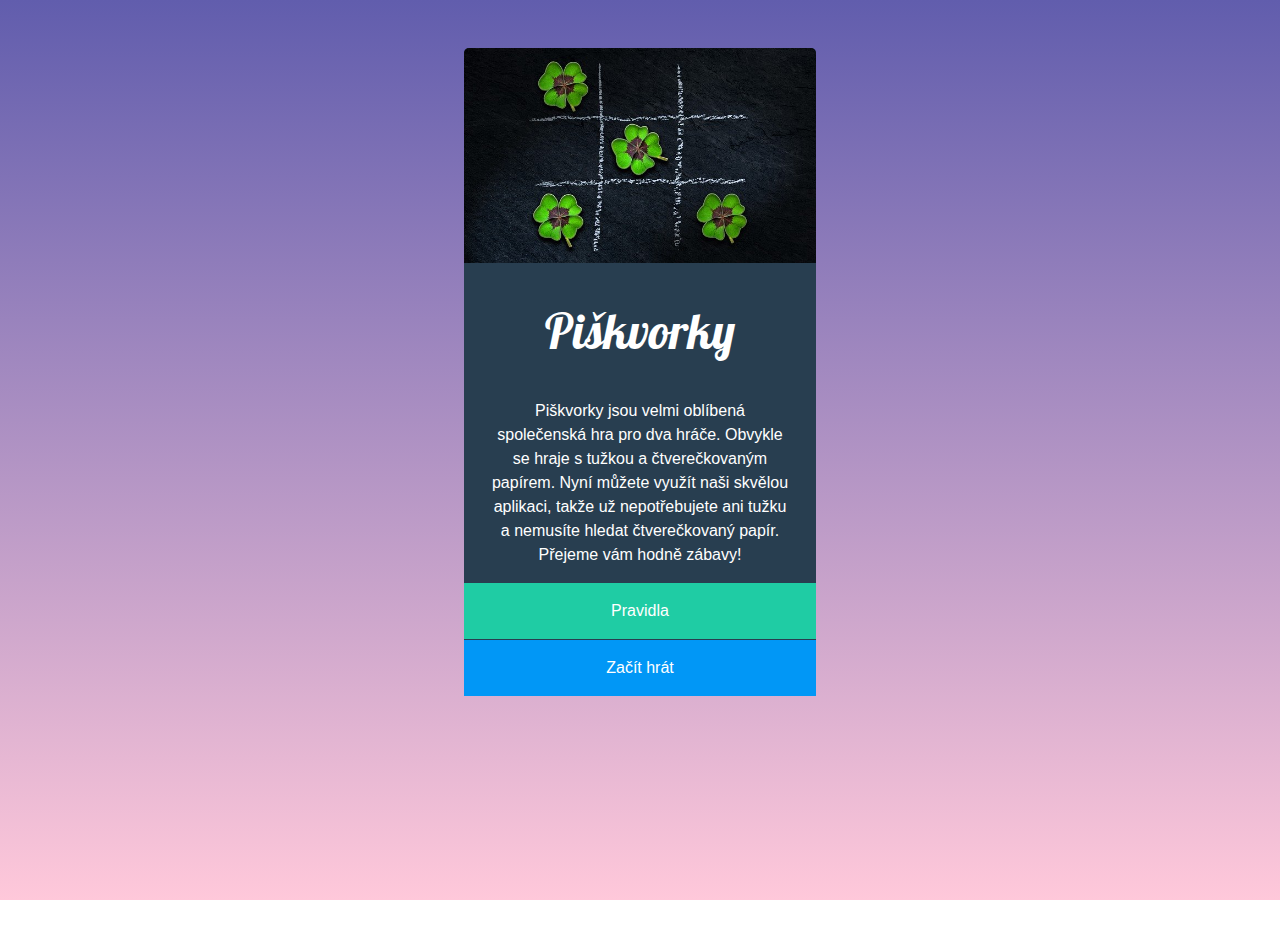
<file: index.html>
<!DOCTYPE html>
<html lang="en">
  <head>
    <meta charset="UTF-8" />
    <meta http-equiv="X-UA-Compatible" content="IE=edge" />
    <meta name="viewport" content="width=device-width, initial-scale=1.0" />
    <title>Piškvorky</title>
    <link rel="stylesheet" href="style.css" />
    <link rel="preconnect" href="https://fonts.gstatic.com" />
    <link
      href="https://fonts.googleapis.com/css2?family=Lobster&display=swap"
      rel="stylesheet"
    />
  </head>
  <body>
    <div class="kontejner__uvodni">
      <img class="uvodni__obrazek" src="obrazky/uvodni.jpg" alt="piskvorky" />
      <div class="textova__cast">
        <h1>Piškvorky</h1>
        <p>
          Piškvorky jsou velmi oblíbená společenská hra pro dva hráče. Obvykle
          se hraje s tužkou a čtverečkovaným papírem. Nyní můžete využít naši
          skvělou aplikaci, takže už nepotřebujete ani tužku a nemusíte hledat
          čtverečkovaný papír. Přejeme vám hodně zábavy!
        </p>
      </div>
      <a class="button--green" href="pravidla.html">Pravidla</a>
      <a class="button--blue" href="hra.html">Začít hrát</a>
    </div>
  </body>
</html>
</file>
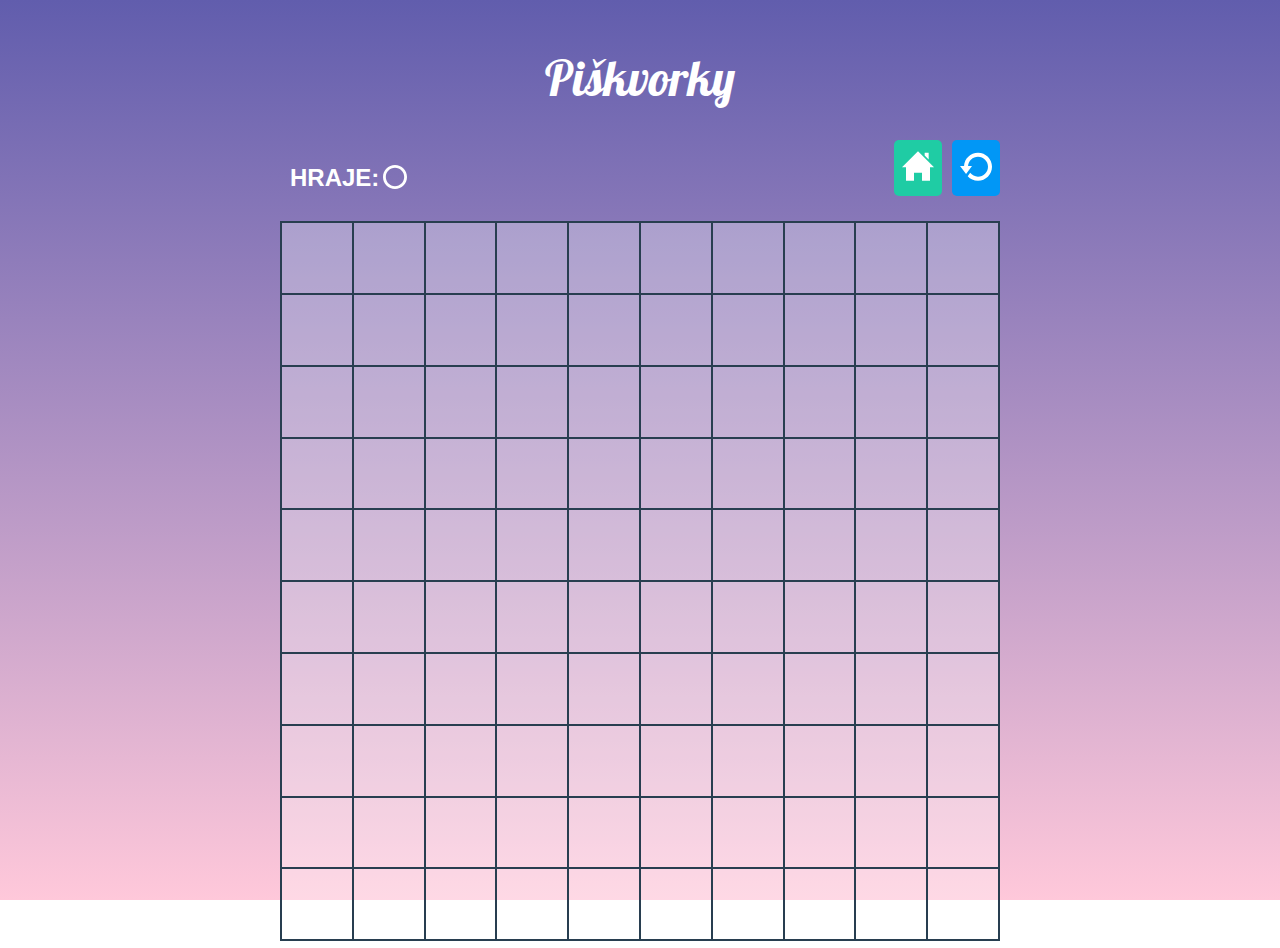
<file: hra.html>
<!DOCTYPE html>
<html lang="en">
  <head>
    <meta charset="UTF-8" />
    <meta http-equiv="X-UA-Compatible" content="IE=edge" />
    <meta name="viewport" content="width=device-width, initial-scale=1.0" />
    <title>Hrajem</title>
    <link rel="stylesheet" href="style.css" />
    <link rel="preconnect" href="https://fonts.gstatic.com" />
    <link
      href="https://fonts.googleapis.com/css2?family=Lobster&display=swap"
      rel="stylesheet"
    />
  </head>

  <body>
    <div class="kontejner__hra">
      <h1>Piškvorky</h1>

      <div class="hra__menu">
        <div class="hraje">
          <p>
            HRAJE:
            <img
              id="hraje"
              class="circle"
              src="obrazky/circle.svg"
              alt="circle"
            />
          </p>
        </div>
        <div class="menu__buttons">
          <a class="button--home" href="index.html"
            ><img class="home" src="obrazky/home.svg" alt="tlacitko home"
          /></a>
          <a class="button--restart" href="hra.html"
            ><img
              class="restart"
              src="obrazky/restart.svg"
              alt="tlacitko restart"
          /></a>
        </div>
      </div>

      <div class="hra__pole">
        <button class="policko"></button>
        <button class="policko"></button>
        <button class="policko"></button>
        <button class="policko"></button>
        <button class="policko"></button>
        <button class="policko"></button>
        <button class="policko"></button>
        <button class="policko"></button>
        <button class="policko"></button>
        <button class="policko"></button>
        <button class="policko"></button>
        <button class="policko"></button>
        <button class="policko"></button>
        <button class="policko"></button>
        <button class="policko"></button>
        <button class="policko"></button>
        <button class="policko"></button>
        <button class="policko"></button>
        <button class="policko"></button>
        <button class="policko"></button>
        <button class="policko"></button>
        <button class="policko"></button>
        <button class="policko"></button>
        <button class="policko"></button>
        <button class="policko"></button>
        <button class="policko"></button>
        <button class="policko"></button>
        <button class="policko"></button>
        <button class="policko"></button>
        <button class="policko"></button>
        <button class="policko"></button>
        <button class="policko"></button>
        <button class="policko"></button>
        <button class="policko"></button>
        <button class="policko"></button>
        <button class="policko"></button>
        <button class="policko"></button>
        <button class="policko"></button>
        <button class="policko"></button>
        <button class="policko"></button>
        <button class="policko"></button>
        <button class="policko"></button>
        <button class="policko"></button>
        <button class="policko"></button>
        <button class="policko"></button>
        <button class="policko"></button>
        <button class="policko"></button>
        <button class="policko"></button>
        <button class="policko"></button>
        <button class="policko"></button>
        <button class="policko"></button>
        <button class="policko"></button>
        <button class="policko"></button>
        <button class="policko"></button>
        <button class="policko"></button>
        <button class="policko"></button>
        <button class="policko"></button>
        <button class="policko"></button>
        <button class="policko"></button>
        <button class="policko"></button>
        <button class="policko"></button>
        <button class="policko"></button>
        <button class="policko"></button>
        <button class="policko"></button>
        <button class="policko"></button>
        <button class="policko"></button>
        <button class="policko"></button>
        <button class="policko"></button>
        <button class="policko"></button>
        <button class="policko"></button>
        <button class="policko"></button>
        <button class="policko"></button>
        <button class="policko"></button>
        <button class="policko"></button>
        <button class="policko"></button>
        <button class="policko"></button>
        <button class="policko"></button>
        <button class="policko"></button>
        <button class="policko"></button>
        <button class="policko"></button>
        <button class="policko"></button>
        <button class="policko"></button>
        <button class="policko"></button>
        <button class="policko"></button>
        <button class="policko"></button>
        <button class="policko"></button>
        <button class="policko"></button>
        <button class="policko"></button>
        <button class="policko"></button>
        <button class="policko"></button>
        <button class="policko"></button>
        <button class="policko"></button>
        <button class="policko"></button>
        <button class="policko"></button>
        <button class="policko"></button>
        <button class="policko"></button>
        <button class="policko"></button>
        <button class="policko"></button>
        <button class="policko"></button>
        <button class="policko"></button>
      </div>
    </div>
    <script src="index.js"></script>
  </body>
</html>
</file>
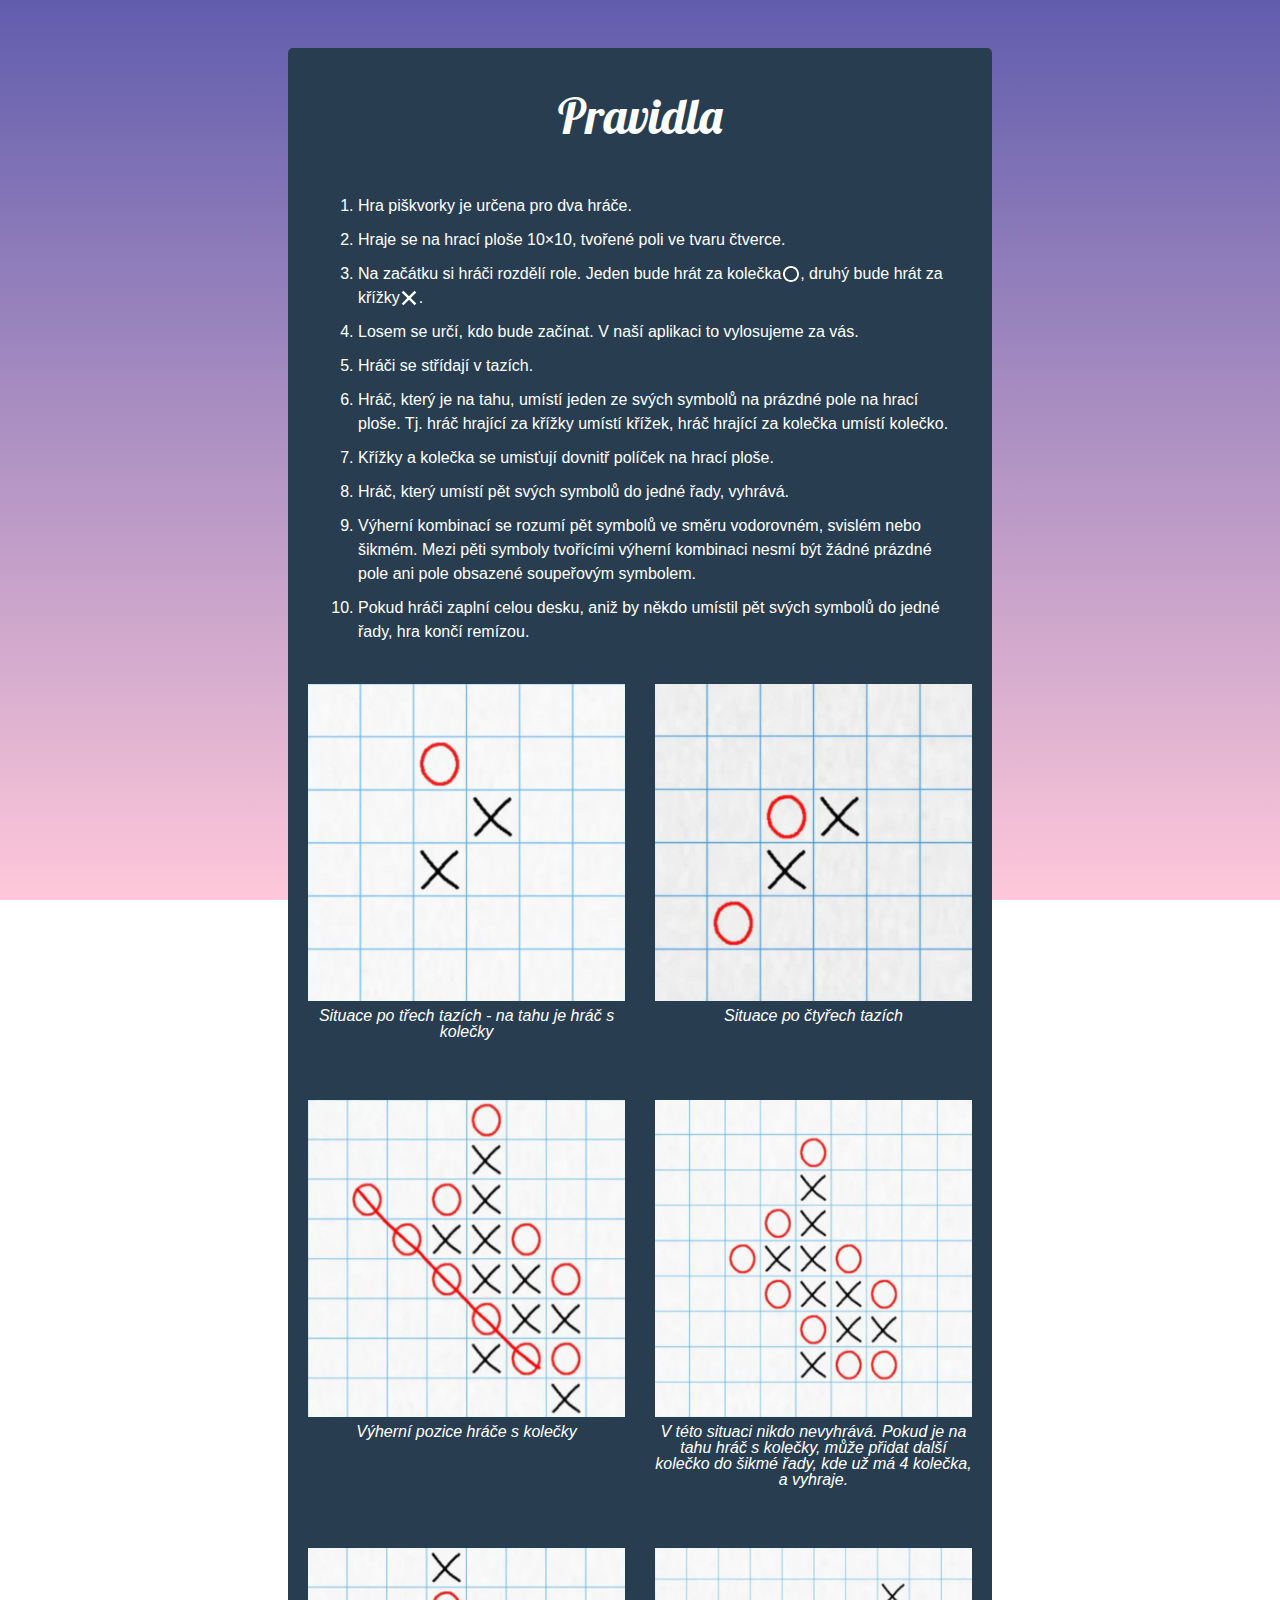
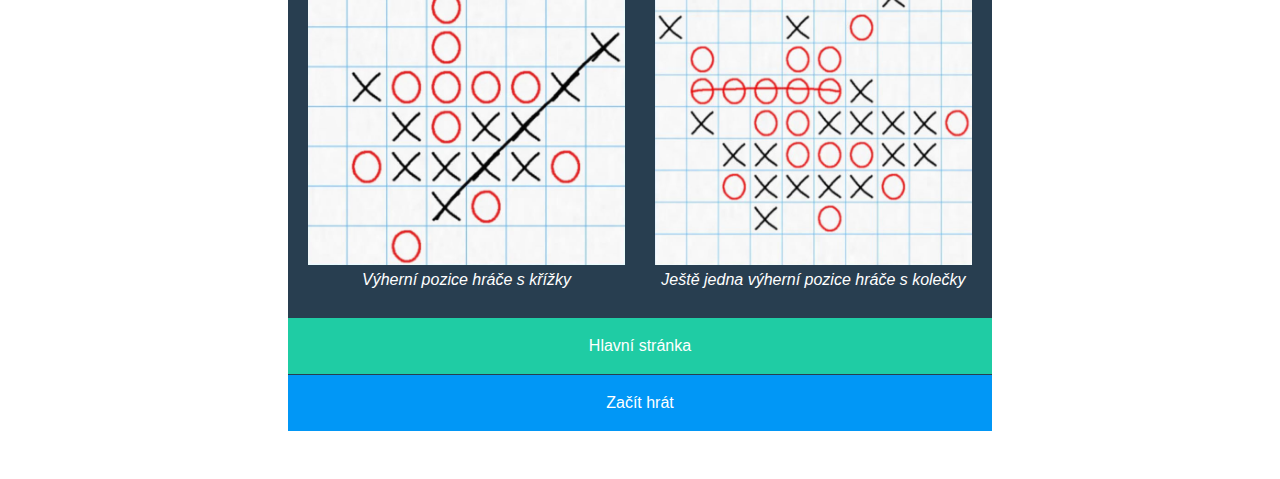
<file: pravidla.html>
<!DOCTYPE html>
<html lang="en">
  <head>
    <meta charset="UTF-8" />
    <meta http-equiv="X-UA-Compatible" content="IE=edge" />
    <meta name="viewport" content="width=device-width, initial-scale=1.0" />
    <title>Piškvorky - pravidla</title>
    <link rel="stylesheet" href="style.css" />
    <link rel="preconnect" href="https://fonts.gstatic.com" />
    <link
      href="https://fonts.googleapis.com/css2?family=Lobster&display=swap"
      rel="stylesheet"
    />
  </head>
  <body>
    <div class="kontejner__pravidla">
      <h1>Pravidla</h1>
      <div class="seznam">
        <ol>
          <li>Hra piškvorky je určena pro dva hráče.</li>
          <li>Hraje se na hrací ploše 10×10, tvořené poli ve tvaru čtverce.</li>
          <li>
            Na začátku si hráči rozdělí role. Jeden bude hrát za kolečka
            <img class="circle" src="obrazky/circle.svg" alt="kolecko" /> ,
            druhý bude hrát za křížky
            <img class="cross" src="obrazky/cross.svg" alt="krizek" /> .
          </li>
          <li>
            Losem se určí, kdo bude začínat. V naší aplikaci to vylosujeme za
            vás.
          </li>
          <li>Hráči se střídají v tazích.</li>
          <li>
            Hráč, který je na tahu, umístí jeden ze svých symbolů na prázdné
            pole na hrací ploše. Tj. hráč hrající za křížky umístí křížek, hráč
            hrající za kolečka umístí kolečko.
          </li>
          <li>Křížky a kolečka se umisťují dovnitř políček na hrací ploše.</li>
          <li>Hráč, který umístí pět svých symbolů do jedné řady, vyhrává.</li>
          <li>
            Výherní kombinací se rozumí pět symbolů ve směru vodorovném, svislém
            nebo šikmém. Mezi pěti symboly tvořícími výherní kombinaci nesmí být
            žádné prázdné pole ani pole obsazené soupeřovým symbolem.
          </li>
          <li>
            Pokud hráči zaplní celou desku, aniž by někdo umístil pět svých
            symbolů do jedné řady, hra končí remízou.
          </li>
        </ol>
      </div>

      <div class="ukazky">
        <figure class="ukazky__blok">
          <img
            class="obrazky__navod"
            src="obrazky/instructions-01.jpg"
            alt="Situace po třech tazích"
          />
          <figcaption>
            Situace po třech tazích - na tahu je hráč s kolečky
          </figcaption>
        </figure>

        <figure class="ukazky__blok">
          <img
            class="obrazky__navod"
            src="obrazky/instructions-02.jpg"
            alt="Situace po čtyřech tazích
            "
          />
          <figcaption>Situace po čtyřech tazích</figcaption>
        </figure>

        <figure class="ukazky__blok">
          <img
            class="obrazky__navod"
            src="obrazky/instructions-03.jpg"
            alt="Výherní pozice hráče s kolečky"
          />
          <figcaption>Výherní pozice hráče s kolečky</figcaption>
        </figure>

        <figure class="ukazky__blok">
          <img
            class="obrazky__navod"
            src="obrazky/instructions-04.jpg"
            alt="V této situaci nikdo nevyhrává"
          />
          <figcaption>
            V této situaci nikdo nevyhrává. Pokud je na tahu hráč s kolečky,
            může přidat další kolečko do šikmé řady, kde už má 4 kolečka, a
            vyhraje.
          </figcaption>
        </figure>

        <figure class="ukazky__blok">
          <img
            class="obrazky__navod"
            src="obrazky/instructions-05.jpg"
            alt="Výherní pozice hráče s křížky"
          />
          <figcaption>Výherní pozice hráče s křížky</figcaption>
        </figure>

        <figure class="ukazky__blok">
          <img
            class="obrazky__navod"
            src="obrazky/instructions-06.jpg"
            alt="Výherní pozice hráče s kolečky"
          />
          <figcaption>Ještě jedna výherní pozice hráče s kolečky</figcaption>
        </figure>
      </div>

      <a class="button--green" href="index.html">Hlavní stránka</a>
      <a class="button--blue" href="hra.html">Začít hrát</a>
    </div>
  </body>
</html>
</file>
<file: style.css>
* {
  box-sizing: border-box;
}
body {
  background-image: linear-gradient(#615dad, #ffc8da);
  background-attachment: fixed;
  min-height: 100vh;
  color: #ffffff;
  font-family: sans-serif;
  font-size: 1rem;
  margin: 0px;
}

h1 {
  font-family: 'Lobster', cursive;
  font-size: 3rem;
  font-weight: lighter;
  text-align: center;
}

a {
  text-decoration: none;
  color: #ffffff;
}

p {
  padding: 0 10px;
}

.uvodni__obrazek {
  width: 22rem;
  border-radius: 5px 5px 0 0;
}

.kontejner__uvodni {
  display: flex;
  flex-direction: column;
  width: 22rem;
  margin: 3rem auto;
  background-color: #283e50;
  text-align: center;
  border-radius: 5px 5px 0 0;
  line-height: 1.5;
}

.textova__cast {
  padding: 0 1rem;
}

.button--green {
  background-color: #1fcca4;
  text-align: center;
  flex-basis: 2rem;
  border-bottom: 1px #283e50 solid;
  padding: 1rem;
}

.button--blue {
  background-color: #0197f6;
  text-align: center;
  flex-basis: 2rem;
  padding: 1rem;
}

.button--green:hover {
  background-color: #1cbb96;
}

.button--blue:hover {
  background-color: #0090e9;
}
/*--------------------------------------------pravidla*/
.seznam {
  text-align: left;
  padding: 0 30px;
}
ol {
  margin: 0;
  padding-left: 30px;
}
li {
  margin: 10px;
}

.circle,
.cross {
  width: 1em;
  height: 1em;
  filter: invert(100%);
  margin: -3px;
}

.kontejner__pravidla {
  display: flex;
  flex-direction: column;
  width: 22rem;
  margin: 3rem auto;
  background-color: #283e50;
  text-align: center;
  border-radius: 5px 5px 0 0;
  line-height: 1.5;
}

.ukazky__blok {
  margin: 40px;
}
.obrazky__navod {
  width: 100%;
}

figcaption {
  font-style: italic;
  line-height: 1;
}

@media (min-width: 800px) {
  .kontejner__pravidla {
    width: 44rem;
  }
  .ukazky {
    display: flex;
    flex-wrap: wrap;
    justify-content: space-evenly;
  }
  .ukazky__blok {
    width: 45%;
    margin: 30px 10px;
  }
}
/*---------------------------------------hra*/

.kontejner__hra {
  max-width: 80vmin;
  margin: 3rem auto;
}

.hra__menu {
  display: flex;
  justify-content: space-between;
}

.menu__buttons {
  display: flex;
  justify-content: space-between;
  margin-bottom: 10px;
}

.hraje p {
  font-weight: bold;
  font-size: 1.5rem;
}

.button--home,
.button--restart {
  border-radius: 5px;
  height: 3.5rem;
  width: 3rem;
  text-align: center;
  margin-bottom: 15px;
  margin-left: 10px;
  padding-top: 10px;
}
.button--home {
  background-color: #1fcca4;
}
.button--home:hover {
  background-color: #1cbb96;
}
.button--restart {
  background-color: #0197f6;
}
.button--restart:hover {
  background-color: #0090e9;
}

.home,
.restart {
  width: 2em;
  height: 2em;
  filter: invert(100%);
}

.hra__pole {
  display: flex;
  flex-wrap: wrap;
  border: solid 1px #283e50;
  min-width: 80vmin;
  min-height: 80vmin;
}

.policko {
  border: #283e50 solid 1px;
  border-radius: 0;
  margin: 0;
  padding: 0;
  width: 10%;
  background-color: rgba(255, 255, 255, 0.3);
}
.policko:hover,
.policko:focus {
  background-color: rgba(255, 255, 255, 0.5);
  cursor: pointer;
}

.policko:nth-child(10n) {
  flex-grow: 1;
}

/*-------------------------------tridy pro JS*/
.policko--circle {
  background-image: url('obrazky/circle.svg');
  background-repeat: no-repeat;
  background-position: center;
  background-size: 60%;
  animation-name: hra;
  animation-duration: 0.15s;
}

.policko--cross {
  background-image: url('obrazky/cross.svg');
  background-repeat: no-repeat;
  background-position: center;
  background-size: 60%;
  animation-name: hra;
  animation-duration: 0.15s;
}

@keyframes hra {
  from {
    background-size: 20%;
  }
  to {
    background-size: 60%;
  }
}
</file>
